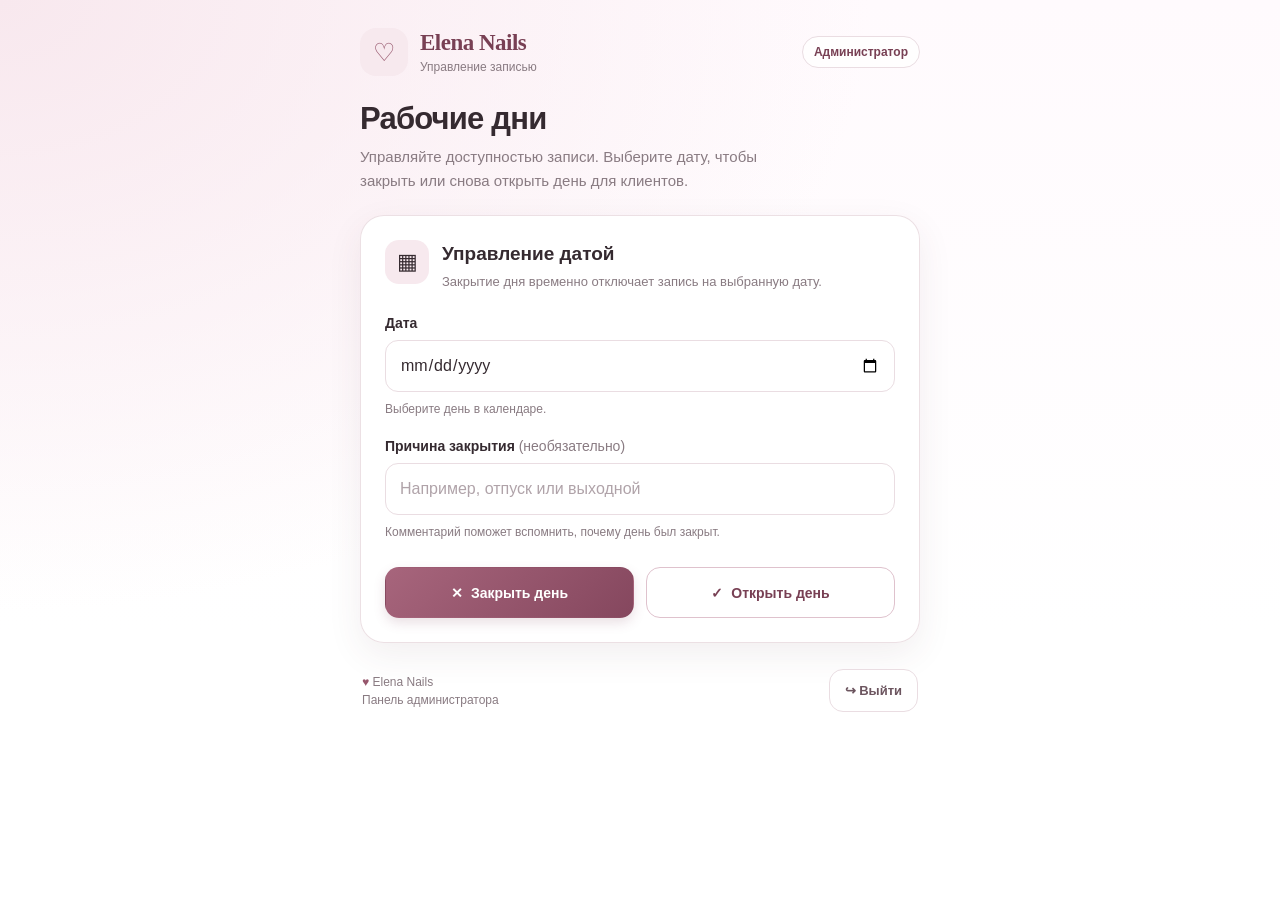
<file: src/main/resources/templates/admin.html>
<!DOCTYPE html>
<html lang="ru" xmlns:th="http://www.thymeleaf.org">
<head>
    <meta charset="UTF-8">
    <meta name="viewport" content="width=device-width, initial-scale=1">

    <title>Elena Nails — Админ-панель</title>

    <meta name="_csrf" th:content="${_csrf.token}">
    <meta name="_csrf_header" th:content="${_csrf.headerName}">

    <style>
        :root {
            --rose: #96566c;
            --rose-dark: #784054;
            --rose-light: #f7e9ee;
            --rose-pale: #fcf6f8;
            --text: #352a30;
            --muted: #897b82;
            --border: #eadde2;
            --success: #26794d;
            --success-bg: #eaf7ef;
            --error: #a53345;
            --error-bg: #fff0f1;
            --shadow: 0 12px 35px rgba(93, 49, 66, 0.08);
        }

        * {
            box-sizing: border-box;
        }

        html {
            min-height: 100%;
            -webkit-text-size-adjust: 100%;
        }

        body {
            margin: 0;
            padding: 28px 16px;
            min-height: 100vh;
            font-family: -apple-system, BlinkMacSystemFont, "Segoe UI",
                         Roboto, Arial, sans-serif;
            color: var(--text);
            background:
                radial-gradient(ellipse at top left,
                    #f8e8ee 0%, transparent 48%),
                linear-gradient(180deg, #fffafd 0%, #fff 70%);
        }

        .app {
            width: 100%;
            max-width: 560px;
            margin: 0 auto;
        }

        .header {
            display: flex;
            align-items: center;
            justify-content: space-between;
            gap: 12px;
            margin-bottom: 24px;
        }

        .brand {
            display: flex;
            align-items: center;
            gap: 12px;
            min-width: 0;
        }

        .brand-icon {
            display: flex;
            align-items: center;
            justify-content: center;
            flex-shrink: 0;
            width: 48px;
            height: 48px;
            border-radius: 16px;
            color: var(--rose);
            background: var(--rose-light);
            font-size: 25px;
        }

        .brand-name {
            margin: 0;
            font-family: Georgia, "Times New Roman", serif;
            font-size: 23px;
            font-weight: 600;
            letter-spacing: -0.5px;
            color: var(--rose-dark);
        }

        .brand-caption {
            margin: 4px 0 0;
            color: var(--muted);
            font-size: 12px;
        }

        .admin-label {
            flex-shrink: 0;
            padding: 8px 11px;
            border: 1px solid var(--border);
            border-radius: 999px;
            background: rgba(255, 255, 255, 0.8);
            color: var(--rose-dark);
            font-size: 12px;
            font-weight: 600;
        }

        .intro {
            margin: 0 0 22px;
        }

        .intro h1 {
            margin: 0 0 8px;
            font-size: clamp(25px, 6vw, 31px);
            line-height: 1.2;
            letter-spacing: -0.8px;
        }

        .intro p {
            margin: 0;
            max-width: 440px;
            color: var(--muted);
            font-size: 15px;
            line-height: 1.6;
        }

        .panel {
            padding: 24px;
            border: 1px solid rgba(234, 221, 226, 0.9);
            border-radius: 24px;
            background: rgba(255, 255, 255, 0.94);
            box-shadow: var(--shadow);
        }

        .panel-heading {
            display: flex;
            align-items: flex-start;
            gap: 13px;
            margin-bottom: 24px;
        }

        .panel-icon {
            display: flex;
            align-items: center;
            justify-content: center;
            flex-shrink: 0;
            width: 44px;
            height: 44px;
            border-radius: 14px;
            background: var(--rose-light);
            font-size: 22px;
        }

        .panel-heading h2 {
            margin: 1px 0 5px;
            font-size: 19px;
            line-height: 1.35;
        }

        .panel-heading p {
            margin: 0;
            color: var(--muted);
            font-size: 13px;
            line-height: 1.5;
        }

        .field {
            margin-bottom: 20px;
        }

        label {
            display: block;
            margin-bottom: 9px;
            font-size: 14px;
            font-weight: 650;
        }

        .optional {
            color: var(--muted);
            font-weight: 400;
        }

        input[type="date"],
        input[type="text"] {
            display: block;
            width: 100%;
            min-width: 0;
            min-height: 52px;
            padding: 13px 14px;
            border: 1px solid var(--border);
            border-radius: 13px;
            outline: none;
            background: #fff;
            color: var(--text);
            font: inherit;
            font-size: 16px;
            transition: border-color 0.2s, box-shadow 0.2s;
        }

        input:focus {
            border-color: var(--rose);
            box-shadow: 0 0 0 3px rgba(150, 86, 108, 0.12);
        }

        input::placeholder {
            color: #b0a3a9;
        }

        .hint {
            margin: 8px 0 0;
            color: var(--muted);
            font-size: 12px;
            line-height: 1.5;
        }

        .actions {
            display: grid;
            grid-template-columns: 1fr 1fr;
            gap: 12px;
            margin-top: 26px;
        }

        button {
            display: inline-flex;
            align-items: center;
            justify-content: center;
            gap: 8px;
            min-height: 51px;
            padding: 13px 15px;
            border: 1px solid transparent;
            border-radius: 14px;
            font: inherit;
            font-size: 14px;
            font-weight: 650;
            cursor: pointer;
            touch-action: manipulation;
            transition: transform 0.15s, background 0.2s,
                        box-shadow 0.2s, opacity 0.2s;
        }

        button:active:not(:disabled) {
            transform: scale(0.98);
        }

        button:focus-visible {
            outline: 3px solid rgba(150, 86, 108, 0.3);
            outline-offset: 3px;
        }

        button:disabled {
            cursor: wait;
            opacity: 0.65;
        }

        .btn-primary {
            color: #fff;
            background: linear-gradient(135deg, #a7657c, #85475e);
            box-shadow: 0 5px 12px rgba(133, 71, 94, 0.17);
        }

        .btn-primary:hover:not(:disabled) {
            background: var(--rose-dark);
        }

        .btn-secondary {
            color: var(--rose-dark);
            border-color: #dfc2cd;
            background: #fff;
        }

        .btn-secondary:hover:not(:disabled) {
            background: var(--rose-pale);
        }

        .result {
            display: none;
            margin: 20px 0 0;
            padding: 14px 15px;
            border-radius: 13px;
            overflow-wrap: anywhere;
            font-size: 14px;
            line-height: 1.55;
        }

        .result.visible {
            display: block;
        }

        .result.success {
            color: var(--success);
            background: var(--success-bg);
            border: 1px solid #ccebd7;
        }

        .result.error {
            color: var(--error);
            background: var(--error-bg);
            border: 1px solid #f3d2d8;
        }

        .result.info {
            color: var(--rose-dark);
            background: var(--rose-pale);
            border: 1px solid var(--border);
        }

        .footer {
            display: flex;
            align-items: center;
            justify-content: space-between;
            gap: 16px;
            margin-top: 22px;
            padding: 4px 2px;
        }

        .footer-note {
            color: var(--muted);
            font-size: 12px;
            line-height: 1.5;
        }

        .logout-button {
            flex-shrink: 0;
            min-height: 43px;
            padding: 10px 15px;
            border-color: var(--border);
            background: #fff;
            color: #6c555f;
            font-size: 13px;
        }

        .logout-button:hover {
            background: var(--rose-pale);
        }

        .heart {
            color: var(--rose);
        }

        @media (max-width: 480px) {
            body {
                padding: 20px 14px 28px;
            }

            .header {
                margin-bottom: 27px;
            }

            .brand-icon {
                width: 43px;
                height: 43px;
                border-radius: 14px;
            }

            .brand-name {
                font-size: 21px;
            }

            .admin-label {
                padding: 7px 9px;
                font-size: 11px;
            }

            .intro {
                margin-bottom: 20px;
            }

            .intro p {
                font-size: 14px;
            }

            .panel {
                padding: 20px 17px;
                border-radius: 21px;
            }

            .panel-heading {
                margin-bottom: 23px;
            }

            .actions {
                grid-template-columns: 1fr;
                gap: 10px;
                margin-top: 24px;
            }

            .actions button {
                width: 100%;
                min-height: 53px;
                font-size: 15px;
            }

            .footer {
                align-items: flex-start;
            }
        }

        @media (prefers-reduced-motion: reduce) {
            *,
            *::before,
            *::after {
                transition: none !important;
                scroll-behavior: auto !important;
            }
        }
    </style>
</head>

<body>
<main class="app">

    <header class="header">
        <div class="brand">
            <div class="brand-icon" aria-hidden="true">♡</div>
            <div>
                <p class="brand-name">Elena Nails</p>
                <p class="brand-caption">Управление записью</p>
            </div>
        </div>

        <span class="admin-label">Администратор</span>
    </header>

    <section class="intro">
        <h1>Рабочие дни</h1>
        <p>
            Управляйте доступностью записи.
            Выберите дату, чтобы закрыть или снова открыть день для клиентов.
        </p>
    </section>

    <section class="panel" aria-labelledby="panel-title">

        <div class="panel-heading">
            <div class="panel-icon" aria-hidden="true">▦</div>
            <div>
                <h2 id="panel-title">Управление датой</h2>
                <p>Закрытие дня временно отключает запись на выбранную дату.</p>
            </div>
        </div>

        <div class="field">
            <label for="date">Дата</label>
            <input type="date" id="date" required>
            <p class="hint">Выберите день в календаре.</p>
        </div>

        <div class="field">
            <label for="reason">
                Причина закрытия
                <span class="optional">(необязательно)</span>
            </label>

            <input
                    id="reason"
                    type="text"
                    maxlength="255"
                    placeholder="Например, отпуск или выходной"
                    autocomplete="off">

            <p class="hint">
                Комментарий поможет вспомнить, почему день был закрыт.
            </p>
        </div>

        <div class="actions">
            <button
                    type="button"
                    class="btn-primary"
                    id="blockButton"
                    onclick="blockDay()">
                <span aria-hidden="true">✕</span>
                Закрыть день
            </button>

            <button
                    type="button"
                    class="btn-secondary"
                    id="unblockButton"
                    onclick="unblockDay()">
                <span aria-hidden="true">✓</span>
                Открыть день
            </button>
        </div>

        <p
                id="result"
                class="result"
                role="status"
                aria-live="polite"></p>
    </section>

    <footer class="footer">
        <div class="footer-note">
            <span class="heart">♥</span> Elena Nails<br>
            Панель администратора
        </div>

        <form method="post" th:action="@{/logout}">
            <button type="submit" class="logout-button">
                ↪ Выйти
            </button>
        </form>
    </footer>

</main>

<script>
    const csrfToken =
        document.querySelector('meta[name="_csrf"]').content;

    const csrfHeader =
        document.querySelector('meta[name="_csrf_header"]').content;

    const resultElement = document.getElementById("result");
    const blockButton = document.getElementById("blockButton");
    const unblockButton = document.getElementById("unblockButton");

    function showResult(message, type) {
        resultElement.textContent = message;
        resultElement.className = "result visible " + type;
    }

    function setLoading(loading) {
        blockButton.disabled = loading;
        unblockButton.disabled = loading;

        blockButton.innerHTML = loading
            ? "Обработка..."
            : '<span aria-hidden="true">✕</span> Закрыть день';

        unblockButton.innerHTML = loading
            ? "Обработка..."
            : '<span aria-hidden="true">✓</span> Открыть день';
    }

    async function sendRequest(url, method, body) {
        const headers = {
            [csrfHeader]: csrfToken,
            "Accept": "application/json"
        };

        if (body !== undefined) {
            headers["Content-Type"] = "application/json";
        }

        const response = await fetch(url, {
            method,
            headers,
            credentials: "same-origin",
            redirect: "follow",
            body: body === undefined
                ? undefined
                : JSON.stringify(body)
        });

        const text = await response.text();

        // A session expiration may redirect fetch to the HTML login page.
        if (response.redirected ||
            (response.headers.get("content-type") || "")
                .includes("text/html")) {
            throw new Error(
                "Сессия завершилась. Войдите в админ-панель заново."
            );
        }

        if (!response.ok) {
            if (response.status === 401 ||
                response.status === 403) {
                throw new Error(
                    "Доступ запрещён. Проверьте авторизацию и CSRF-токен."
                );
            }

            if (response.status === 404) {
                throw new Error(
                    "Эта дата не найдена среди закрытых дней."
                );
            }

            throw new Error(
                "Ошибка запроса: HTTP " + response.status +
                (text ? " — " + text : "")
            );
        }

        if (!text) {
            return {};
        }

        try {
            return JSON.parse(text);
        } catch {
            return { message: text };
        }
    }

    function getSelectedDate() {
        const date = document.getElementById("date").value;

        if (!date) {
            throw new Error("Сначала выберите дату.");
        }

        return date;
    }

    async function blockDay() {
        try {
            const date = getSelectedDate();
            const reason =
                document.getElementById("reason").value.trim();

            setLoading(true);
            showResult("Закрываем выбранный день…", "info");

            const data = await sendRequest(
                "/api/admin/blocked-days",
                "POST",
                { date, reason }
            );

            showResult(
                data.message || "День успешно закрыт: " + date,
                "success"
            );
        } catch (error) {
            showResult(error.message || "Не удалось закрыть день.", "error");
        } finally {
            setLoading(false);
        }
    }

    async function unblockDay() {
        try {
            const date = getSelectedDate();

            if (!confirm("Открыть запись на дату " + date + "?")) {
                return;
            }

            setLoading(true);
            showResult("Открываем выбранный день…", "info");

            const data = await sendRequest(
                "/api/admin/blocked-days/" +
                    encodeURIComponent(date),
                "DELETE"
            );

            showResult(
                data.message || "День снова открыт для записи: " + date,
                "success"
            );
        } catch (error) {
            showResult(error.message || "Не удалось открыть день.", "error");
        } finally {
            setLoading(false);
        }
    }
</script>
</body>
</html>
</file>
